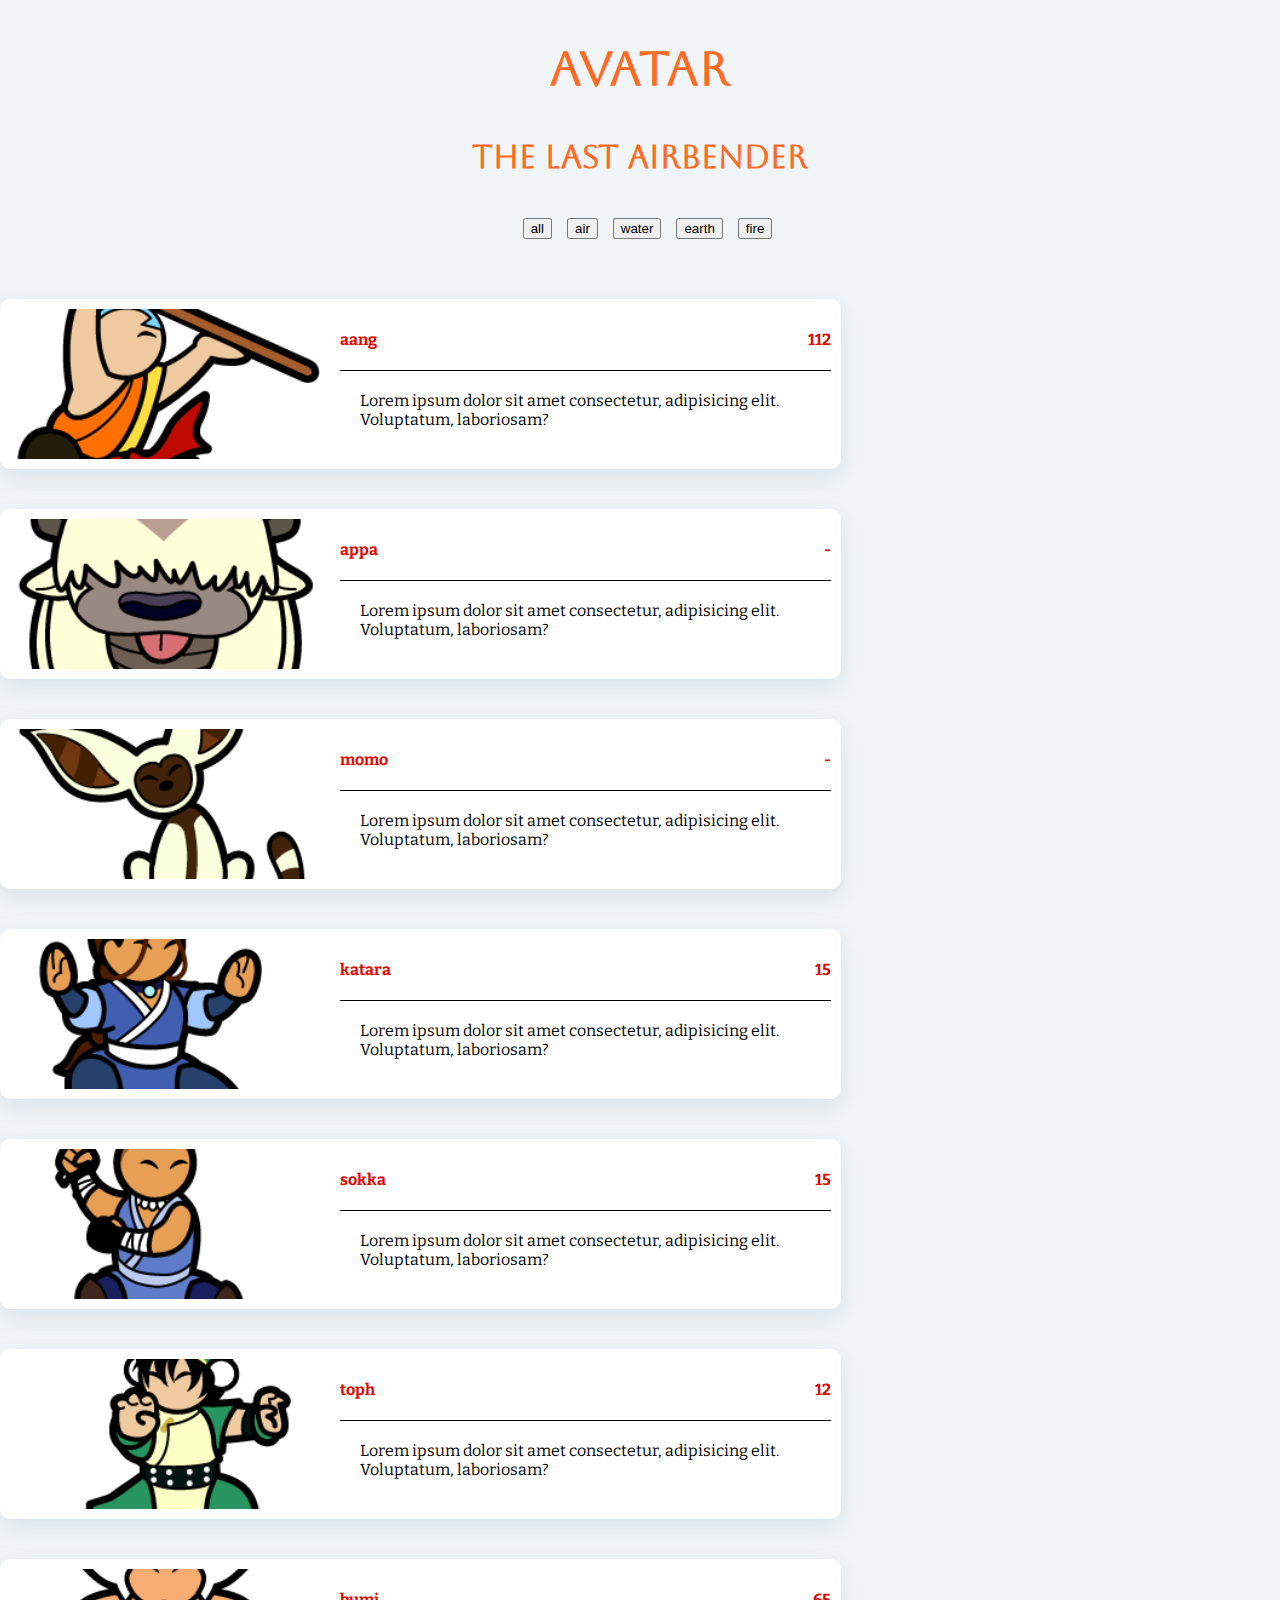
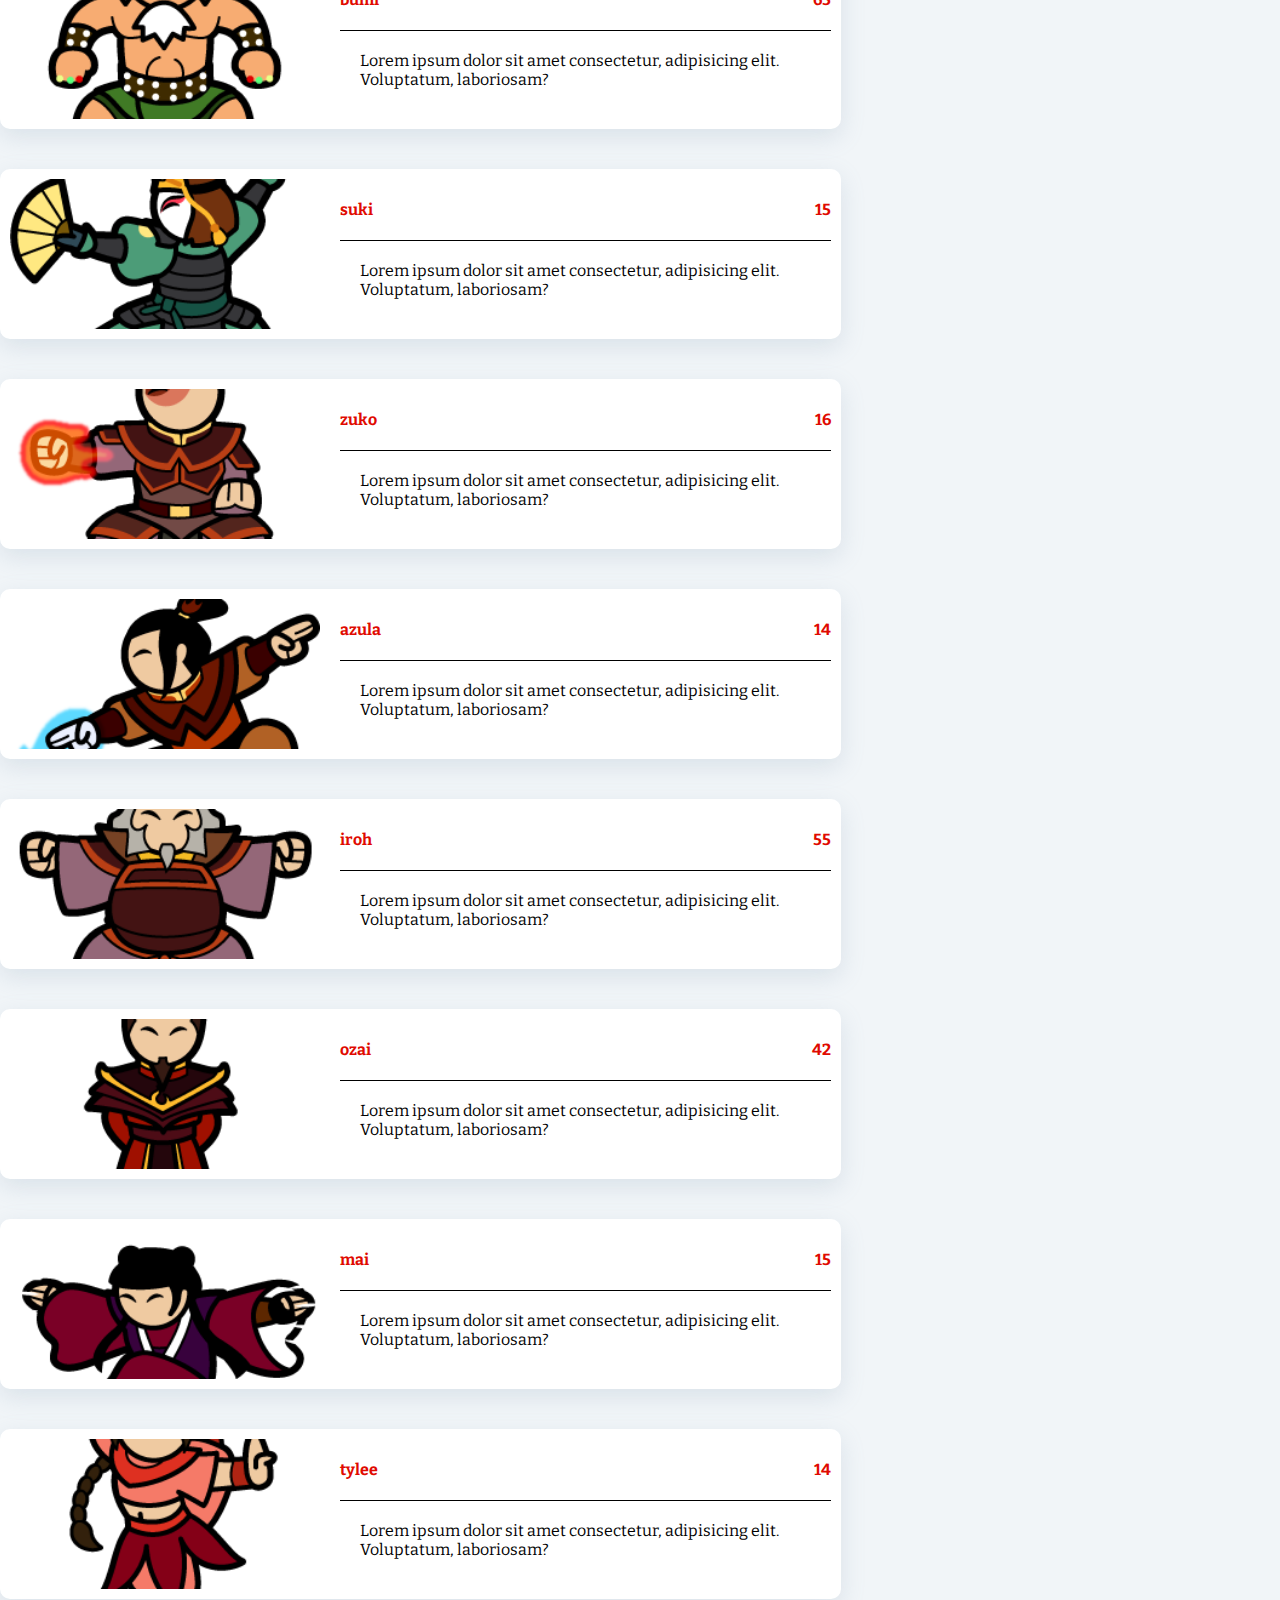
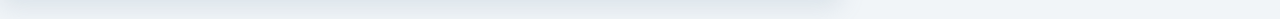
<file: avatarCharacters/index.html>
<!DOCTYPE html>
<html lang="en">
<head>
    <meta charset="UTF-8">
    <meta http-equiv="X-UA-Compatible" content="IE=edge">
    <meta name="viewport" content="width=device-width, initial-scale=1.0">
    <title>avatar - wiki</title>
    <link href="https://fonts.googleapis.com/css2?family=Great+Vibes&amp;family=Aboreto&display=swap&amp;family=Zilla+Slab&amp;display=swap&amp;family=Bitter&display=swap" rel="stylesheet">
    <link rel="stylesheet" href="https://cdn.jsdelivr.net/npm/bootstrap@4.1.3/dist/css/bootstrap.min.css" integrity="sha384-MCw98/SFnGE8fJT3GXwEOngsV7Zt27NXFoaoApmYm81iuXoPkFOJwJ8ERdknLPMO" crossorigin="anonymous">
    <link rel="stylesheet" href="style.css">
</head>
<body>
    <div class="container px-4">
        <section class="menu">
            <div class="title">
                <h2>avatar</h2>
                <h4 class="h4">the last airbender</h4>
            </div>

            <div class="btn-container">
                <button class="btn btn-outline-dark btn-item" id="all">all</button>
                <button class="btn btn-outline-dark btn-item" id="air">air</button>
                <button class="btn btn-outline-dark btn-item" id="water">water</button>
                <button class="btn btn-outline-dark btn-item" id="earth">earth</button>
                <button class="btn btn-outline-dark btn-item" id="fire">fire</button>
            </div>
            
            <div class="section-center row">
                
            </div>
        </section>
    </div>
    <script src="script.js"></script>
</body>
</html>
</file>
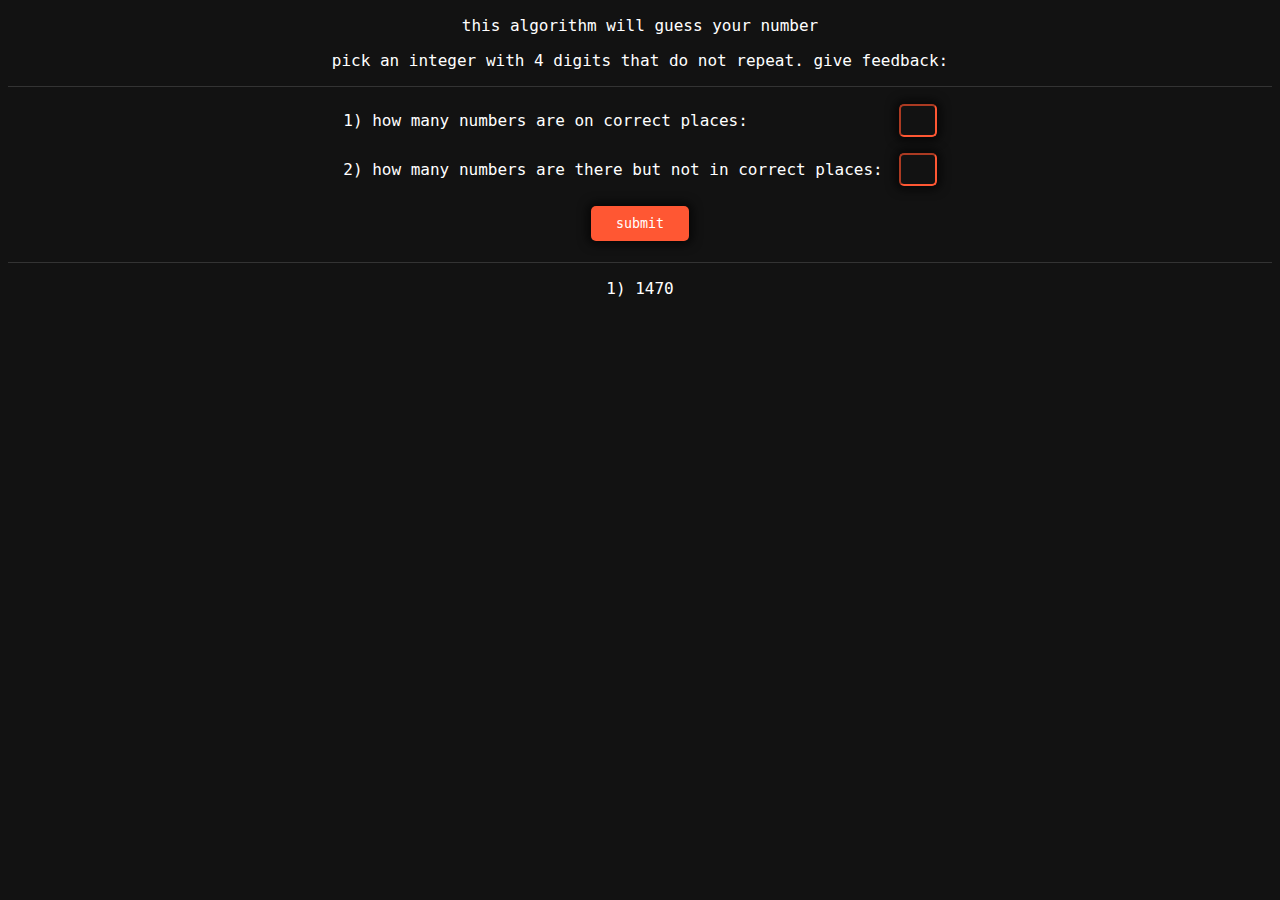
<file: mastermind/index.html>
<!DOCTYPE html>
<html lang="en">
<head>
    <meta charset="UTF-8">
    <meta http-equiv="X-UA-Compatible" content="IE=edge">
    <meta name="viewport" content="width=device-width, initial-scale=1.0">
    <link rel="stylesheet" href="style.css">
    <link rel="icon" href="https://www.colorabout.com/images/color/rgb/255-87-51.jpg?v=1">
    <title>Mastermind</title>
</head>
<body>
    <div style="text-align: center;">
        <p>this algorithm will guess your number</p>
        <p>pick an integer with 4 digits that do not repeat. give feedback:</p>
        <p></p>
    </div>
    <hr>
    <form action="" method="GET" class="inputValues">
        <table align="center" cellpadding = "7px">
            <tr>
                <td><label for="positionAndValue">1) how many numbers are on correct places: </label></td>
                <td><input type="text" name="positionAndValue" id="positionAndValue" required></td>
            </tr>
            <tr>
                <td><label for="onlyValue">2) how many numbers are there but not in correct places: </label></td>
                <td><input type="text" name="onlyValue" id="onlyValue" required></td>
            </tr>
            <tr>
                <td colspan="2" align="center"><input type="submit" id="submit" value="submit" ></td>
            </tr>
        </table>
    </form>
    <hr>
    <div id = "game">

    </div>
    <script src = "script.js"></script>
</body>
</html>
</file>
<file: avatarCharacters/style.css>
* {
    box-sizing: border-box;
}

body {
    margin: 0;
    padding: 0;
    max-width: 100%;
    background-color: #f1f5f8;
    font-family: 'Bitter', serif;
}

h2{
    font-family: 'Aboreto', cursive;    
    font-size: 3rem;
    text-align: center;
    color: #ff6a23;
}
.h4{
    font-family: "Aboreto", cursive;
    font-size: 2rem;
    text-align: center;
    color: #ff6a23;
}

.menu {
    margin-top: 20px;
}

.btn-container {
    max-width: 100%;
    display: flex;
    justify-content: center;
    align-items: center;
    margin: 40px 0;
}
.btn {
    margin-left: 15px;
}
.menu-items{
    max-width: 100%;
    display: flex;
    background-color: #f1f5f8;
    border-radius: 10px;
}
.menu-contents{
    max-width: 100%;
    display: flex;
    margin: 20px 0;
    padding: 10px;
    background-color: #fff;
    border-radius: 10px;
    box-shadow: rgba(123, 150, 177, 0.2) 0px 8px 24px;
}
.photo{
    width: 50%;
    max-width: 100%;
    height: 150px;
    object-fit: cover;
    border-radius: 10px;
}

.menu-title {
    max-width: 100%;
    display: flex;
    justify-content:space-between;
    border-bottom: 1px solid black;
}
.menu-info {
    max-width: 100%;
    margin-left: 20px;
}
h4 {
    color: #e00a00;
}
  
.menu-text {
    padding: 20px;
}
</file>
<file: mastermind/style.css>
body{
    background-color: #121212;
    color: #ffffff;
    font-family:'monaco', monospace;
}

input{
    color: #ffffff;
    box-shadow:0 0 10px 4px rgba(0, 0, 0, 0.6 ); 
    border-radius: 5px;
    font-family:'monaco', monospace;
}

input[type=submit]{
    background-color: #FF5733;
    border: none;
    border-radius: 5px;
    padding: 10px 25px;
    margin: 4px 2px;
    cursor: pointer;
}

input[type=text] {
    border-radius: 5px;
    border-color: #FF5733;
    background-color: #121212;
    padding: 7px;
    width: 20px;
}
hr{
    border: 0;
    height: 1px;
    background: #333;
}
p{
    text-align: center;
}

.secondary {
    color: #999;
}
</file>
